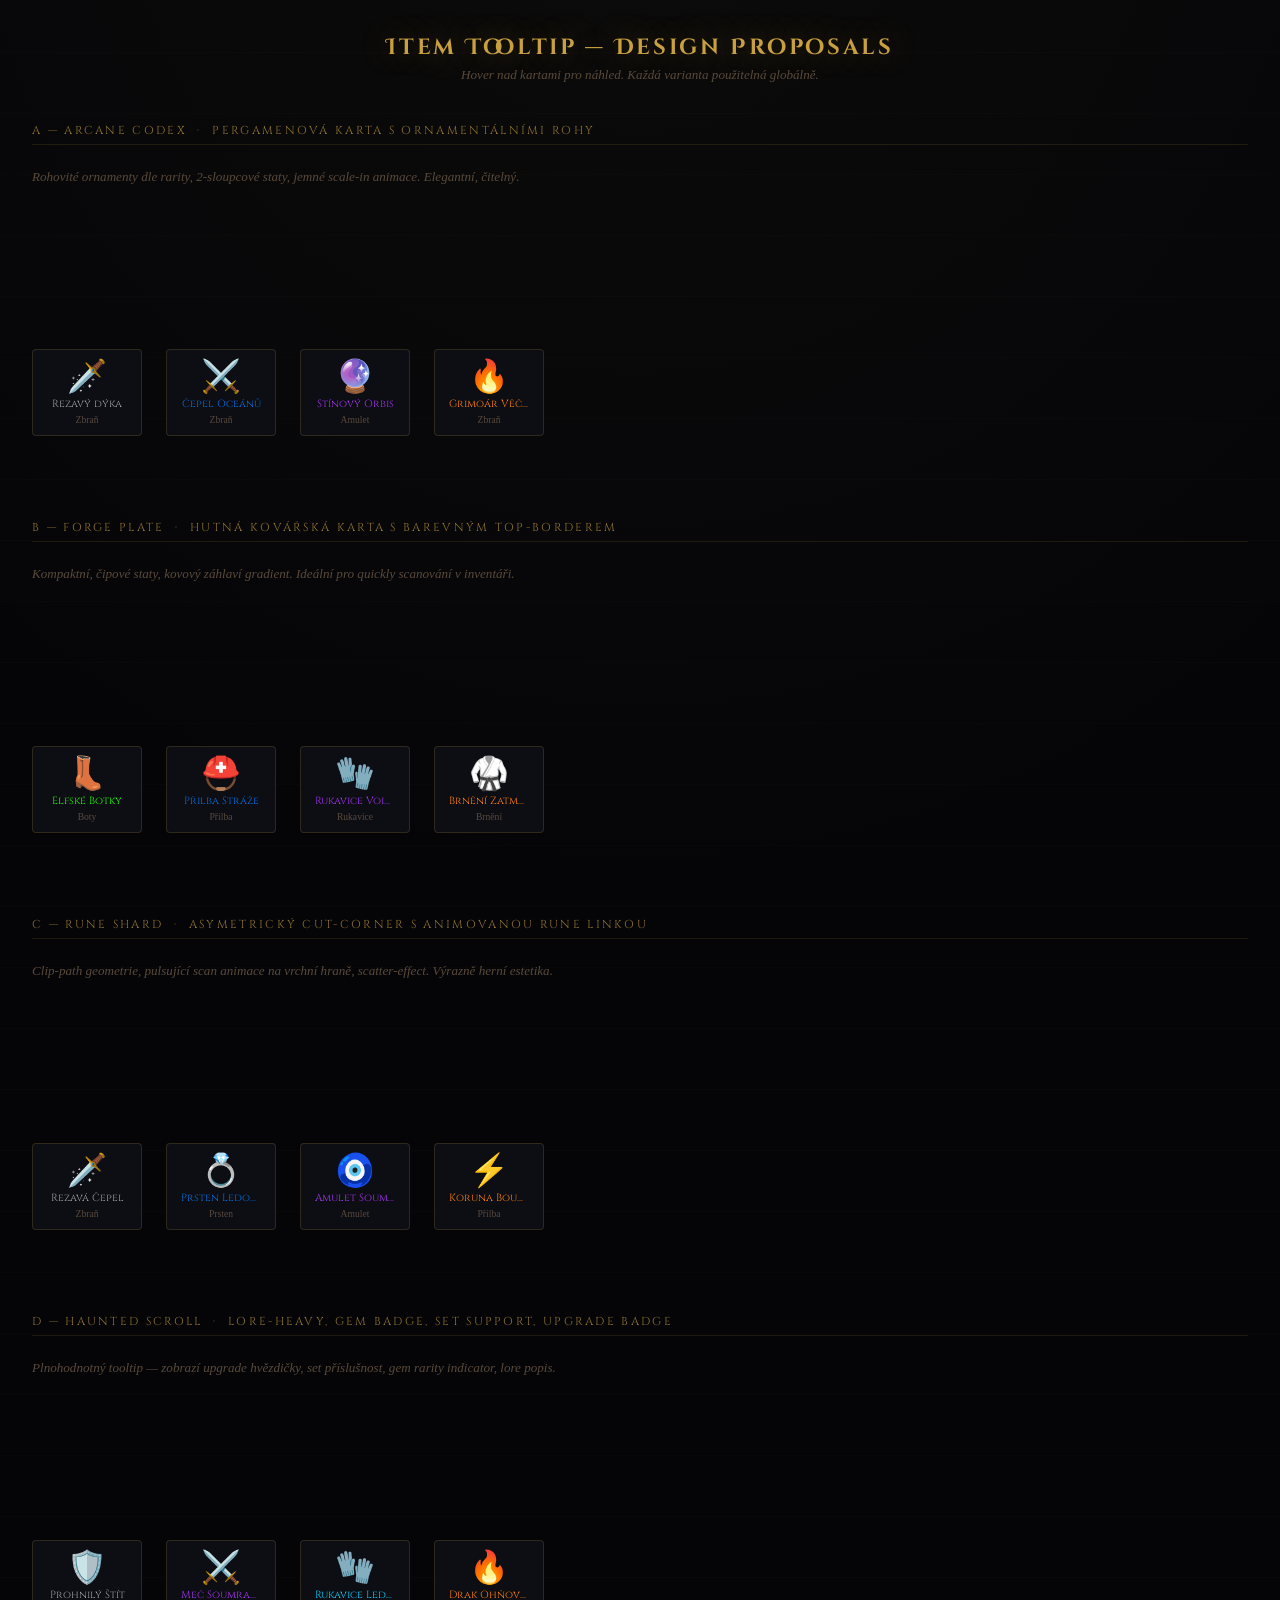
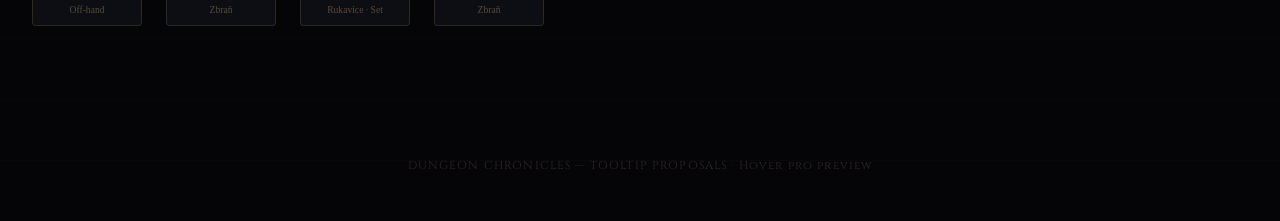
<file: frontend/tooltip-proposals.html>
<!DOCTYPE html>
<html lang="cs">
<head>
<meta charset="UTF-8">
<meta name="viewport" content="width=device-width, initial-scale=1.0">
<title>Item Tooltip Proposals — Dungeon Chronicles</title>
<link rel="preconnect" href="https://fonts.googleapis.com">
<link href="https://fonts.googleapis.com/css2?family=Cinzel:wght@400;600;700&family=IM+Fell+English:ital@0;1&family=Cinzel+Decorative:wght@400;700&display=swap" rel="stylesheet">

<style>
/* ═══════════════════════════════════════════
   DESIGN SYSTEM — Dungeon Chronicles
═══════════════════════════════════════════ */
:root {
  --bg:         #050508;
  --bg2:        #0d0d14;
  --bg3:        #1a1a2e;
  --border:     rgba(201,168,76,0.18);
  --border2:    rgba(201,168,76,0.40);
  --clr-gold:   #c8a040;
  --clr-gold-b: #e8b850;
  --clr-text:   #d8c8b8;
  --clr-muted:  #5a4a3a;

  --common:    #9d9d9d;
  --uncommon:  #1eff00;
  --rare:      #0070dd;
  --epic:      #a335ee;
  --legendary: #ff8000;
  --set:       #00d4ff;

  --hp: #c02828;
  --mp: #2050c8;
}

*, *::before, *::after { box-sizing: border-box; margin: 0; padding: 0; }

body {
  background: var(--bg);
  background-image:
    radial-gradient(ellipse 80% 60% at 50% -10%, rgba(201,168,76,0.04), transparent),
    repeating-linear-gradient(0deg, transparent, transparent 60px, rgba(201,168,76,0.015) 60px, rgba(201,168,76,0.015) 61px);
  color: var(--clr-text);
  font-family: 'IM Fell English', serif;
  min-height: 100vh;
  padding: 2rem;
}

h1 {
  font-family: 'Cinzel Decorative', serif;
  font-size: 1.4rem;
  color: var(--clr-gold);
  text-align: center;
  letter-spacing: 0.12em;
  margin-bottom: 0.3rem;
  text-shadow: 0 0 30px rgba(200,160,64,0.4);
}
.subtitle {
  text-align: center;
  color: var(--clr-muted);
  font-size: 0.82rem;
  font-family: 'IM Fell English', serif;
  font-style: italic;
  margin-bottom: 2.5rem;
}

/* ── variant label ── */
.section {
  margin-bottom: 4rem;
}
.section-label {
  font-family: 'Cinzel', serif;
  font-size: 0.72rem;
  letter-spacing: 0.2em;
  text-transform: uppercase;
  color: var(--clr-gold);
  border-bottom: 1px solid var(--border);
  padding-bottom: 0.4rem;
  margin-bottom: 1.5rem;
  opacity: 0.7;
}
.section-desc {
  font-size: 0.82rem;
  color: var(--clr-muted);
  font-style: italic;
  margin-bottom: 1.5rem;
}

/* ── item trigger cards (generic) ── */
.demo-row {
  display: flex;
  gap: 1.5rem;
  flex-wrap: wrap;
  align-items: flex-start;
}

.trigger-card {
  position: relative;
  background: var(--bg2);
  border: 1px solid var(--border);
  border-radius: 4px;
  padding: 10px 14px;
  cursor: pointer;
  transition: border-color 0.2s;
  user-select: none;
  width: 110px;
  text-align: center;
}
.trigger-card:hover { border-color: var(--border2); }

.tc-icon { font-size: 2rem; line-height: 1; margin-bottom: 6px; }
.tc-name {
  font-family: 'Cinzel', serif;
  font-size: 0.65rem;
  line-height: 1.3;
  overflow: hidden;
  text-overflow: ellipsis;
  white-space: nowrap;
}
.tc-type {
  font-size: 0.6rem;
  color: var(--clr-muted);
  margin-top: 2px;
}

/* ═══════════════════════════════════════════
   VARIANTA A — "ARCANE CODEX"
   Rozevírá se jako magická pergamenová karta
   s ornamentálními rohy; text se "píše"
═══════════════════════════════════════════ */
.tip-a {
  --rc: var(--common);
  position: absolute;
  bottom: calc(100% + 10px);
  left: 50%;
  transform: translateX(-50%) scaleY(0.85);
  transform-origin: bottom center;
  width: 240px;
  pointer-events: none;
  opacity: 0;
  transition: opacity 0.18s, transform 0.22s cubic-bezier(0.34,1.56,0.64,1);
  z-index: 9999;
}
.trigger-card:hover .tip-a {
  opacity: 1;
  transform: translateX(-50%) scaleY(1);
}

.tip-a-inner {
  background:
    linear-gradient(160deg, #0e0e1c 0%, #14112a 50%, #0a0a18 100%);
  border: 1px solid var(--rc);
  border-radius: 2px;
  padding: 14px 14px 12px;
  box-shadow:
    0 0 0 1px rgba(0,0,0,0.8),
    0 0 20px rgba(0,0,0,0.9),
    0 0 40px color-mix(in srgb, var(--rc) 20%, transparent);
  position: relative;
}

/* corner ornaments */
.tip-a-inner::before, .tip-a-inner::after {
  content: '';
  position: absolute;
  width: 12px; height: 12px;
  border-color: var(--rc);
  border-style: solid;
  opacity: 0.7;
}
.tip-a-inner::before { top: 4px; left: 4px; border-width: 2px 0 0 2px; }
.tip-a-inner::after  { bottom: 4px; right: 4px; border-width: 0 2px 2px 0; }

/* extra 2 corners via wrapper */
.tip-a-corners::before, .tip-a-corners::after {
  content: '';
  position: absolute;
  width: 12px; height: 12px;
  border-color: var(--rc);
  border-style: solid;
  opacity: 0.7;
}
.tip-a-corners::before { top: 4px; right: 4px; border-width: 2px 2px 0 0; }
.tip-a-corners::after  { bottom: 4px; left: 4px; border-width: 0 0 2px 2px; }

.tip-a-head {
  display: flex;
  align-items: center;
  gap: 8px;
  margin-bottom: 8px;
  padding-bottom: 8px;
  border-bottom: 1px solid rgba(255,255,255,0.06);
}
.tip-a-ico { font-size: 1.6rem; line-height: 1; }
.tip-a-title-wrap { flex: 1; min-width: 0; }
.tip-a-name {
  font-family: 'Cinzel', serif;
  font-size: 0.82rem;
  font-weight: 600;
  color: var(--rc);
  line-height: 1.2;
  text-shadow: 0 0 12px color-mix(in srgb, var(--rc) 50%, transparent);
}
.tip-a-type {
  font-family: 'IM Fell English', serif;
  font-style: italic;
  font-size: 0.68rem;
  color: rgba(216,200,184,0.5);
  margin-top: 1px;
}
.tip-a-rarity {
  font-family: 'Cinzel', serif;
  font-size: 0.58rem;
  letter-spacing: 0.15em;
  text-transform: uppercase;
  color: var(--rc);
  opacity: 0.85;
  white-space: nowrap;
}

/* stats */
.tip-a-stats {
  display: grid;
  grid-template-columns: 1fr 1fr;
  gap: 3px 8px;
  margin-bottom: 8px;
}
.tip-a-stat {
  display: flex;
  justify-content: space-between;
  font-size: 0.72rem;
  line-height: 1.5;
}
.tip-a-stat-key {
  color: rgba(216,200,184,0.5);
  font-style: italic;
  font-size: 0.68rem;
}
.tip-a-stat-val {
  font-family: 'Cinzel', serif;
  font-size: 0.7rem;
  font-weight: 600;
  color: var(--clr-gold-b);
}
.tip-a-stat-val.neg { color: #e05030; }

/* description */
.tip-a-desc {
  font-size: 0.7rem;
  font-style: italic;
  color: rgba(216,200,184,0.6);
  line-height: 1.45;
  border-top: 1px solid rgba(255,255,255,0.05);
  padding-top: 7px;
  margin-top: 4px;
}

/* footer: level + price */
.tip-a-foot {
  display: flex;
  justify-content: space-between;
  align-items: center;
  margin-top: 8px;
  padding-top: 7px;
  border-top: 1px solid rgba(255,255,255,0.05);
}
.tip-a-lvl {
  font-family: 'Cinzel', serif;
  font-size: 0.6rem;
  letter-spacing: 0.1em;
  color: rgba(216,200,184,0.4);
}
.tip-a-price {
  font-family: 'Cinzel', serif;
  font-size: 0.68rem;
  color: var(--clr-gold);
}

/* arrow */
.tip-a::after {
  content: '';
  position: absolute;
  top: 100%; left: 50%;
  transform: translateX(-50%);
  border: 6px solid transparent;
  border-top-color: var(--rc);
  opacity: 0.6;
}

/* ═══════════════════════════════════════════
   VARIANTA B — "FORGE PLATE"
   Hutný, kovový feel — jako výkovek z kováře
   Kompaktnější, pro menší itemy
═══════════════════════════════════════════ */
.tip-b {
  --rc: var(--common);
  position: absolute;
  bottom: calc(100% + 8px);
  left: 50%;
  transform: translateX(-50%) translateY(4px);
  width: 220px;
  pointer-events: none;
  opacity: 0;
  transition: opacity 0.15s, transform 0.15s ease-out;
  z-index: 9999;
}
.trigger-card:hover .tip-b {
  opacity: 1;
  transform: translateX(-50%) translateY(0);
}

.tip-b-inner {
  background: linear-gradient(180deg, #161620 0%, #0c0c18 100%);
  border-top: 3px solid var(--rc);
  border-left: 1px solid rgba(255,255,255,0.06);
  border-right: 1px solid rgba(255,255,255,0.06);
  border-bottom: 1px solid rgba(255,255,255,0.06);
  box-shadow:
    0 8px 32px rgba(0,0,0,0.9),
    inset 0 1px 0 rgba(255,255,255,0.04),
    0 0 30px color-mix(in srgb, var(--rc) 12%, transparent);
}

.tip-b-header {
  padding: 10px 12px 8px;
  background: linear-gradient(90deg,
    color-mix(in srgb, var(--rc) 12%, transparent) 0%,
    transparent 70%);
  border-bottom: 1px solid rgba(255,255,255,0.05);
}
.tip-b-name {
  font-family: 'Cinzel', serif;
  font-size: 0.84rem;
  font-weight: 700;
  color: var(--rc);
  text-shadow: 0 0 8px color-mix(in srgb, var(--rc) 40%, transparent);
}
.tip-b-meta {
  display: flex;
  gap: 8px;
  margin-top: 3px;
}
.tip-b-tag {
  font-size: 0.6rem;
  font-family: 'Cinzel', serif;
  letter-spacing: 0.1em;
  text-transform: uppercase;
  padding: 1px 6px;
  border-radius: 1px;
  background: rgba(255,255,255,0.04);
  color: rgba(216,200,184,0.5);
  border: 1px solid rgba(255,255,255,0.06);
}
.tip-b-tag.rarity-tag { color: var(--rc); border-color: color-mix(in srgb, var(--rc) 30%, transparent); }

.tip-b-stats {
  padding: 8px 12px;
  display: flex;
  flex-wrap: wrap;
  gap: 4px;
}
.tip-b-chip {
  font-family: 'Cinzel', serif;
  font-size: 0.64rem;
  padding: 2px 8px;
  background: rgba(255,255,255,0.03);
  border: 1px solid rgba(255,255,255,0.07);
  color: var(--clr-gold-b);
  white-space: nowrap;
}

.tip-b-desc {
  padding: 0 12px 8px;
  font-size: 0.68rem;
  font-style: italic;
  color: rgba(216,200,184,0.5);
  line-height: 1.4;
  border-top: 1px solid rgba(255,255,255,0.04);
  padding-top: 7px;
}

.tip-b-foot {
  padding: 6px 12px;
  display: flex;
  justify-content: space-between;
  align-items: center;
  background: rgba(0,0,0,0.3);
  border-top: 1px solid rgba(255,255,255,0.04);
}
.tip-b-lvl-req {
  font-size: 0.62rem;
  font-family: 'Cinzel', serif;
  color: rgba(216,200,184,0.35);
  letter-spacing: 0.06em;
}
.tip-b-sell {
  font-size: 0.62rem;
  font-family: 'Cinzel', serif;
  color: var(--clr-gold);
}

.tip-b::after {
  content: '';
  position: absolute;
  top: 100%; left: 50%;
  transform: translateX(-50%);
  border: 5px solid transparent;
  border-top-color: color-mix(in srgb, var(--rc) 60%, transparent);
}

/* ═══════════════════════════════════════════
   VARIANTA C — "RUNE SHARD"
   Asymetrický cut corner, rune-like čáry,
   živý glow efekt animovaný podle rarity
═══════════════════════════════════════════ */
.tip-c {
  --rc: var(--common);
  position: absolute;
  bottom: calc(100% + 10px);
  left: 50%;
  transform: translateX(-50%) scale(0.95);
  transform-origin: bottom center;
  width: 236px;
  pointer-events: none;
  opacity: 0;
  transition: opacity 0.2s, transform 0.2s cubic-bezier(0.2,0,0,1.5);
  z-index: 9999;
}
.trigger-card:hover .tip-c {
  opacity: 1;
  transform: translateX(-50%) scale(1);
}

.tip-c-inner {
  background: linear-gradient(145deg, #12121f 0%, #0d0d1a 100%);
  /* cut corner top-right */
  clip-path: polygon(0 0, calc(100% - 18px) 0, 100% 18px, 100% 100%, 18px 100%, 0 calc(100% - 0px));
  border: 1px solid color-mix(in srgb, var(--rc) 35%, transparent);
  box-shadow:
    0 12px 40px rgba(0,0,0,0.95),
    inset 0 0 30px rgba(0,0,0,0.5),
    0 0 24px color-mix(in srgb, var(--rc) 15%, transparent);
  padding: 13px 13px 11px;
  position: relative;
  overflow: hidden;
}

/* animated rune lines */
.tip-c-inner::before {
  content: '';
  position: absolute;
  top: 0; left: 0; right: 0;
  height: 2px;
  background: linear-gradient(90deg,
    transparent 0%,
    color-mix(in srgb, var(--rc) 80%, transparent) 40%,
    color-mix(in srgb, var(--rc) 80%, transparent) 60%,
    transparent 100%);
  animation: tip-c-scan 3s ease-in-out infinite;
}
@keyframes tip-c-scan {
  0%, 100% { opacity: 0.4; transform: scaleX(0.3); }
  50% { opacity: 1; transform: scaleX(1); }
}

.tip-c-inner::after {
  content: '';
  position: absolute;
  inset: 0;
  background: radial-gradient(ellipse 60% 40% at 50% 0%,
    color-mix(in srgb, var(--rc) 8%, transparent), transparent 70%);
  pointer-events: none;
}

.tip-c-cut-mark {
  position: absolute;
  top: 0; right: 0;
  width: 18px; height: 18px;
  border-bottom: 1px solid color-mix(in srgb, var(--rc) 40%, transparent);
  border-left: 1px solid color-mix(in srgb, var(--rc) 40%, transparent);
}

.tip-c-icon {
  position: absolute;
  top: 10px; right: 24px;
  font-size: 1.4rem;
  opacity: 0.25;
}

.tip-c-name {
  font-family: 'Cinzel', serif;
  font-size: 0.88rem;
  font-weight: 700;
  color: var(--rc);
  text-shadow: 0 0 16px color-mix(in srgb, var(--rc) 60%, transparent);
  margin-bottom: 2px;
}
.tip-c-sub {
  display: flex;
  gap: 6px;
  align-items: center;
  margin-bottom: 9px;
}
.tip-c-rarity {
  font-family: 'Cinzel', serif;
  font-size: 0.58rem;
  letter-spacing: 0.18em;
  text-transform: uppercase;
  color: color-mix(in srgb, var(--rc) 70%, white 30%);
}
.tip-c-dot {
  width: 3px; height: 3px;
  border-radius: 50%;
  background: var(--rc);
  opacity: 0.4;
}
.tip-c-type {
  font-size: 0.64rem;
  font-style: italic;
  color: rgba(216,200,184,0.4);
}

/* divider line with rune marks */
.tip-c-divider {
  height: 1px;
  background: linear-gradient(90deg,
    transparent,
    color-mix(in srgb, var(--rc) 40%, transparent) 20%,
    color-mix(in srgb, var(--rc) 40%, transparent) 80%,
    transparent);
  margin: 8px 0;
  position: relative;
}
.tip-c-divider::before, .tip-c-divider::after {
  content: '◆';
  position: absolute;
  top: 50%; transform: translateY(-50%);
  font-size: 0.45rem;
  color: var(--rc);
  opacity: 0.5;
}
.tip-c-divider::before { left: 20%; }
.tip-c-divider::after { right: 20%; }

.tip-c-stats {
  display: grid;
  grid-template-columns: 1fr 1fr;
  gap: 2px 10px;
  margin-bottom: 2px;
}
.tip-c-stat {
  display: flex;
  justify-content: space-between;
  align-items: center;
}
.tip-c-sk { font-size: 0.66rem; color: rgba(216,200,184,0.45); font-style: italic; }
.tip-c-sv {
  font-family: 'Cinzel', serif;
  font-size: 0.68rem;
  color: #d4b060;
}

.tip-c-desc {
  font-size: 0.68rem;
  font-style: italic;
  color: rgba(216,200,184,0.5);
  line-height: 1.4;
  margin-top: 4px;
}

.tip-c-foot {
  display: flex;
  justify-content: space-between;
  align-items: center;
  margin-top: 8px;
}
.tip-c-lvl {
  font-family: 'Cinzel', serif;
  font-size: 0.58rem;
  color: rgba(216,200,184,0.3);
  letter-spacing: 0.08em;
}
.tip-c-gold {
  font-family: 'Cinzel', serif;
  font-size: 0.65rem;
  color: var(--clr-gold);
  text-shadow: 0 0 8px rgba(200,160,64,0.4);
}

.tip-c::after {
  content: '';
  position: absolute;
  top: 100%; left: 50%;
  transform: translateX(-50%);
  border: 6px solid transparent;
  border-top-color: color-mix(in srgb, var(--rc) 50%, transparent);
}

/* ═══════════════════════════════════════════
   VARIANTA D — "HAUNTED SCROLL"
   Pergamen s rozmazaným okrajem, vybledlý text,
   horní část se temně glowuje dle rarity;
   Lore-heavy design
═══════════════════════════════════════════ */
.tip-d {
  --rc: var(--common);
  position: absolute;
  bottom: calc(100% + 10px);
  left: 50%;
  transform: translateX(-50%) translateY(6px);
  width: 250px;
  pointer-events: none;
  opacity: 0;
  transition: opacity 0.22s, transform 0.22s ease-out;
  z-index: 9999;
}
.trigger-card:hover .tip-d {
  opacity: 1;
  transform: translateX(-50%) translateY(0);
}

.tip-d-inner {
  background:
    radial-gradient(ellipse 100% 50% at 50% 0%,
      color-mix(in srgb, var(--rc) 10%, transparent), transparent 60%),
    linear-gradient(180deg,
      #141218 0%,
      #0f0d16 40%,
      #0b0a12 100%);
  border: 1px solid color-mix(in srgb, var(--rc) 25%, rgba(201,168,76,0.15));
  box-shadow:
    0 0 0 1px rgba(0,0,0,0.7),
    0 16px 48px rgba(0,0,0,0.95),
    0 0 50px color-mix(in srgb, var(--rc) 10%, transparent);
  padding: 0;
  overflow: hidden;
}

/* top glow band */
.tip-d-glow-band {
  height: 3px;
  background: linear-gradient(90deg,
    transparent 0%, var(--rc) 30%, var(--rc) 70%, transparent 100%);
  opacity: 0.7;
}

.tip-d-body { padding: 12px 14px 10px; }

.tip-d-head {
  display: flex;
  align-items: flex-start;
  gap: 10px;
  margin-bottom: 9px;
}
.tip-d-ico {
  font-size: 2rem;
  line-height: 1;
  filter: drop-shadow(0 0 8px color-mix(in srgb, var(--rc) 50%, transparent));
  flex-shrink: 0;
  margin-top: 2px;
}
.tip-d-info { flex: 1; min-width: 0; }
.tip-d-name {
  font-family: 'Cinzel', serif;
  font-size: 0.86rem;
  font-weight: 700;
  color: var(--rc);
  text-shadow: 0 0 12px color-mix(in srgb, var(--rc) 50%, transparent);
  line-height: 1.15;
}
.tip-d-rarity-row {
  display: flex;
  align-items: center;
  gap: 6px;
  margin-top: 3px;
}
.tip-d-rarity-gem {
  width: 6px; height: 6px;
  border-radius: 50%;
  background: var(--rc);
  box-shadow: 0 0 6px var(--rc);
}
.tip-d-rarity-label {
  font-family: 'Cinzel', serif;
  font-size: 0.58rem;
  letter-spacing: 0.14em;
  text-transform: uppercase;
  color: color-mix(in srgb, var(--rc) 80%, white 20%);
}
.tip-d-slot-label {
  font-size: 0.65rem;
  font-style: italic;
  color: rgba(216,200,184,0.4);
  margin-top: 2px;
}

/* upgrade badge */
.tip-d-upgrade {
  font-family: 'Cinzel', serif;
  font-size: 0.7rem;
  color: var(--clr-gold);
  text-shadow: 0 0 8px rgba(200,160,64,0.5);
  align-self: flex-start;
  flex-shrink: 0;
  margin-top: 1px;
}

/* horizontal rule with ornament */
.tip-d-hr {
  display: flex;
  align-items: center;
  gap: 6px;
  margin-bottom: 9px;
}
.tip-d-hr-line {
  flex: 1;
  height: 1px;
  background: linear-gradient(90deg,
    transparent, rgba(255,255,255,0.07) 50%, transparent);
}
.tip-d-hr-gem {
  width: 4px; height: 4px;
  border-radius: 50%;
  background: color-mix(in srgb, var(--rc) 50%, transparent);
}

/* stats in 2-column pairs */
.tip-d-stats {
  display: grid;
  grid-template-columns: 1fr 1fr;
  gap: 4px 12px;
  margin-bottom: 9px;
}
.tip-d-stat {
  display: flex;
  justify-content: space-between;
  align-items: baseline;
  gap: 4px;
}
.tip-d-sk {
  font-size: 0.64rem;
  font-style: italic;
  color: rgba(216,200,184,0.42);
}
.tip-d-sv {
  font-family: 'Cinzel', serif;
  font-size: 0.7rem;
  font-weight: 600;
  color: #d4b868;
  text-align: right;
}
.tip-d-sv.big { color: #e8c87a; font-size: 0.76rem; }

/* set info */
.tip-d-set {
  display: flex;
  align-items: center;
  gap: 6px;
  padding: 5px 8px;
  background: rgba(0,212,255,0.05);
  border: 1px solid rgba(0,212,255,0.15);
  border-radius: 2px;
  margin-bottom: 9px;
}
.tip-d-set-gem {
  width: 5px; height: 5px; border-radius: 50%;
  background: #00d4ff;
  box-shadow: 0 0 5px #00d4ff;
  flex-shrink: 0;
}
.tip-d-set-name {
  font-family: 'Cinzel', serif;
  font-size: 0.62rem;
  color: #00d4ff;
  letter-spacing: 0.08em;
}

.tip-d-desc {
  font-size: 0.7rem;
  font-style: italic;
  color: rgba(216,200,184,0.48);
  line-height: 1.45;
}

.tip-d-foot {
  display: flex;
  justify-content: space-between;
  align-items: center;
  padding: 7px 14px 8px;
  border-top: 1px solid rgba(255,255,255,0.04);
  background: rgba(0,0,0,0.2);
}
.tip-d-lvl {
  font-family: 'Cinzel', serif;
  font-size: 0.6rem;
  color: rgba(216,200,184,0.3);
  letter-spacing: 0.07em;
}
.tip-d-price {
  font-family: 'Cinzel', serif;
  font-size: 0.64rem;
  color: var(--clr-gold);
  opacity: 0.8;
}

.tip-d::after {
  content: '';
  position: absolute;
  top: 100%; left: 50%;
  transform: translateX(-50%);
  border: 6px solid transparent;
  border-top-color: color-mix(in srgb, var(--rc) 55%, rgba(201,168,76,0.3));
}

/* ═══════════════════════════════════════════
   RARITY overflow fix + placement
═══════════════════════════════════════════ */

/* když je karta blízko levého/pravého okraje */
.demo-row { padding: 140px 0 20px; }

/* rarity color overrides */
.r-common { --rc: #9d9d9d !important; }
.r-uncommon { --rc: #1eff00 !important; }
.r-rare { --rc: #0070dd !important; }
.r-epic { --rc: #a335ee !important; }
.r-legendary { --rc: #ff8000 !important; }
.r-set { --rc: #00d4ff !important; }

</style>
</head>
<body>

<h1>Item Tooltip — Design Proposals</h1>
<p class="subtitle">Hover nad kartami pro náhled. Každá varianta použitelná globálně.</p>

<!-- ─────────────────────────────────
     VARIANTA A — ARCANE CODEX
───────────────────────────────── -->
<div class="section">
  <div class="section-label">A — Arcane Codex &nbsp;·&nbsp; Pergamenová karta s ornamentálními rohy</div>
  <div class="section-desc">Rohovité ornamenty dle rarity, 2-sloupcové staty, jemné scale-in animace. Elegantní, čitelný.</div>

  <div class="demo-row">

    <!-- Common -->
    <div class="trigger-card">
      <div class="tip-a r-common">
        <div class="tip-a-inner tip-a-corners">
          <div class="tip-a-head">
            <div class="tip-a-ico">🗡️</div>
            <div class="tip-a-title-wrap">
              <div class="tip-a-name">Rezavý dýka</div>
              <div class="tip-a-type">Zbraň — jednoruční</div>
            </div>
            <div class="tip-a-rarity">Běžný</div>
          </div>
          <div class="tip-a-stats">
            <div class="tip-a-stat"><span class="tip-a-stat-key">Útok</span><span class="tip-a-stat-val">+8</span></div>
            <div class="tip-a-stat"><span class="tip-a-stat-key">Rychlost</span><span class="tip-a-stat-val">+2</span></div>
          </div>
          <div class="tip-a-desc">"Stará čepel, ale stále drží hranu."</div>
          <div class="tip-a-foot">
            <div class="tip-a-lvl">Lv. 1+</div>
            <div class="tip-a-price">12 G</div>
          </div>
        </div>
      </div>
      <div class="tc-icon">🗡️</div>
      <div class="tc-name" style="color:#9d9d9d">Rezavý dýka</div>
      <div class="tc-type">Zbraň</div>
    </div>

    <!-- Rare -->
    <div class="trigger-card">
      <div class="tip-a r-rare">
        <div class="tip-a-inner tip-a-corners">
          <div class="tip-a-head">
            <div class="tip-a-ico">⚔️</div>
            <div class="tip-a-title-wrap">
              <div class="tip-a-name">Čepel Oceánských Hlubin</div>
              <div class="tip-a-type">Zbraň — dlouhý meč</div>
            </div>
            <div class="tip-a-rarity">Vzácný</div>
          </div>
          <div class="tip-a-stats">
            <div class="tip-a-stat"><span class="tip-a-stat-key">Útok</span><span class="tip-a-stat-val">+42</span></div>
            <div class="tip-a-stat"><span class="tip-a-stat-key">Síla</span><span class="tip-a-stat-val">+14</span></div>
            <div class="tip-a-stat"><span class="tip-a-stat-key">Obrana</span><span class="tip-a-stat-val">+5</span></div>
            <div class="tip-a-stat"><span class="tip-a-stat-key">Rychlost</span><span class="tip-a-stat-val">+8</span></div>
          </div>
          <div class="tip-a-desc">"Vykovana z kovu potopeného korábu, cítí puls vody."</div>
          <div class="tip-a-foot">
            <div class="tip-a-lvl">Lv. 15+</div>
            <div class="tip-a-price">380 G</div>
          </div>
        </div>
      </div>
      <div class="tc-icon">⚔️</div>
      <div class="tc-name" style="color:#0070dd">Čepel Oceánů</div>
      <div class="tc-type">Zbraň</div>
    </div>

    <!-- Epic -->
    <div class="trigger-card">
      <div class="tip-a r-epic">
        <div class="tip-a-inner tip-a-corners">
          <div class="tip-a-head">
            <div class="tip-a-ico">🔮</div>
            <div class="tip-a-title-wrap">
              <div class="tip-a-name">Stínový Orbis</div>
              <div class="tip-a-type">Amulet — magický</div>
            </div>
            <div class="tip-a-rarity">Epický</div>
          </div>
          <div class="tip-a-stats">
            <div class="tip-a-stat"><span class="tip-a-stat-key">Int</span><span class="tip-a-stat-val">+25</span></div>
            <div class="tip-a-stat"><span class="tip-a-stat-key">MP</span><span class="tip-a-stat-val">+120</span></div>
            <div class="tip-a-stat"><span class="tip-a-stat-key">Útok</span><span class="tip-a-stat-val">+18</span></div>
            <div class="tip-a-stat"><span class="tip-a-stat-key">Štěstí</span><span class="tip-a-stat-val">+5</span></div>
          </div>
          <div class="tip-a-desc">"Uvězněná duše mága šeptá rady svému nositeli."</div>
          <div class="tip-a-foot">
            <div class="tip-a-lvl">Lv. 30+</div>
            <div class="tip-a-price">1 200 G</div>
          </div>
        </div>
      </div>
      <div class="tc-icon">🔮</div>
      <div class="tc-name" style="color:#a335ee">Stínový Orbis</div>
      <div class="tc-type">Amulet</div>
    </div>

    <!-- Legendary -->
    <div class="trigger-card">
      <div class="tip-a r-legendary">
        <div class="tip-a-inner tip-a-corners">
          <div class="tip-a-head">
            <div class="tip-a-ico">🔥</div>
            <div class="tip-a-title-wrap">
              <div class="tip-a-name">Grimoár Věčného Ohně</div>
              <div class="tip-a-type">Zbraň — kouzelnická hůl</div>
            </div>
            <div class="tip-a-rarity">Legendární</div>
          </div>
          <div class="tip-a-stats">
            <div class="tip-a-stat"><span class="tip-a-stat-key">Útok</span><span class="tip-a-stat-val">+95</span></div>
            <div class="tip-a-stat"><span class="tip-a-stat-key">Int</span><span class="tip-a-stat-val">+40</span></div>
            <div class="tip-a-stat"><span class="tip-a-stat-key">MP</span><span class="tip-a-stat-val">+200</span></div>
            <div class="tip-a-stat"><span class="tip-a-stat-key">Štěstí</span><span class="tip-a-stat-val">+12</span></div>
          </div>
          <div class="tip-a-desc">"Zapálena v prvním plameni stvoření. Nikdy nevychladla."</div>
          <div class="tip-a-foot">
            <div class="tip-a-lvl">Lv. 50+</div>
            <div class="tip-a-price">8 500 G</div>
          </div>
        </div>
      </div>
      <div class="tc-icon">🔥</div>
      <div class="tc-name" style="color:#ff8000">Grimoár Věčného Ohně</div>
      <div class="tc-type">Zbraň</div>
    </div>

  </div>
</div>

<!-- ─────────────────────────────────
     VARIANTA B — FORGE PLATE
───────────────────────────────── -->
<div class="section">
  <div class="section-label">B — Forge Plate &nbsp;·&nbsp; Hutná kovářská karta s barevným top-borderem</div>
  <div class="section-desc">Kompaktní, čipové staty, kovový záhlaví gradient. Ideální pro quickly scanování v inventáři.</div>

  <div class="demo-row">

    <div class="trigger-card">
      <div class="tip-b r-uncommon">
        <div class="tip-b-inner">
          <div class="tip-b-header">
            <div class="tip-b-name">Ellfské Botky</div>
            <div class="tip-b-meta">
              <span class="tip-b-tag rarity-tag">Neobvyklý</span>
              <span class="tip-b-tag">Boty</span>
              <span class="tip-b-tag">Lv.8+</span>
            </div>
          </div>
          <div class="tip-b-stats">
            <span class="tip-b-chip">+18 OBR</span>
            <span class="tip-b-chip">+12 RYC</span>
            <span class="tip-b-chip">+5 DEF</span>
          </div>
          <div class="tip-b-desc">"Měkce zpracovaná kůže lesního jelena."</div>
          <div class="tip-b-foot">
            <span class="tip-b-lvl-req">Požadovaný level: 8</span>
            <span class="tip-b-sell">45 G</span>
          </div>
        </div>
      </div>
      <div class="tc-icon">👢</div>
      <div class="tc-name" style="color:#1eff00">Elfské Botky</div>
      <div class="tc-type">Boty</div>
    </div>

    <div class="trigger-card">
      <div class="tip-b r-rare">
        <div class="tip-b-inner">
          <div class="tip-b-header">
            <div class="tip-b-name">Přilba Železné Stráže</div>
            <div class="tip-b-meta">
              <span class="tip-b-tag rarity-tag">Vzácný</span>
              <span class="tip-b-tag">Přilba</span>
              <span class="tip-b-tag">Lv.20+</span>
            </div>
          </div>
          <div class="tip-b-stats">
            <span class="tip-b-chip">+55 DEF</span>
            <span class="tip-b-chip">+30 HP</span>
            <span class="tip-b-chip">+10 VÝD</span>
            <span class="tip-b-chip">+4 SÍL</span>
          </div>
          <div class="tip-b-desc">"Nosilo ji sto strážců. Každý přežil."</div>
          <div class="tip-b-foot">
            <span class="tip-b-lvl-req">Požadovaný level: 20</span>
            <span class="tip-b-sell">220 G</span>
          </div>
        </div>
      </div>
      <div class="tc-icon">⛑️</div>
      <div class="tc-name" style="color:#0070dd">Přilba Stráže</div>
      <div class="tc-type">Přilba</div>
    </div>

    <div class="trigger-card">
      <div class="tip-b r-epic">
        <div class="tip-b-inner">
          <div class="tip-b-header">
            <div class="tip-b-name">Rukavice Void Drakona</div>
            <div class="tip-b-meta">
              <span class="tip-b-tag rarity-tag">Epický</span>
              <span class="tip-b-tag">Rukavice</span>
              <span class="tip-b-tag">Lv.35+</span>
            </div>
          </div>
          <div class="tip-b-stats">
            <span class="tip-b-chip">+70 ÚTK</span>
            <span class="tip-b-chip">+35 SÍL</span>
            <span class="tip-b-chip">+20 DEF</span>
            <span class="tip-b-chip">+8 ŠTS</span>
          </div>
          <div class="tip-b-desc">"Pokrytá šupinami z dimenze prázdnoty."</div>
          <div class="tip-b-foot">
            <span class="tip-b-lvl-req">Požadovaný level: 35</span>
            <span class="tip-b-sell">1 800 G</span>
          </div>
        </div>
      </div>
      <div class="tc-icon">🧤</div>
      <div class="tc-name" style="color:#a335ee">Rukavice Void Drakona</div>
      <div class="tc-type">Rukavice</div>
    </div>

    <div class="trigger-card">
      <div class="tip-b r-legendary">
        <div class="tip-b-inner">
          <div class="tip-b-header">
            <div class="tip-b-name">Brnění Zatmělého Slunce</div>
            <div class="tip-b-meta">
              <span class="tip-b-tag rarity-tag">Legendární</span>
              <span class="tip-b-tag">Brnění</span>
              <span class="tip-b-tag">Lv.50+</span>
            </div>
          </div>
          <div class="tip-b-stats">
            <span class="tip-b-chip">+120 DEF</span>
            <span class="tip-b-chip">+300 HP</span>
            <span class="tip-b-chip">+50 VÝD</span>
            <span class="tip-b-chip">+25 SÍL</span>
          </div>
          <div class="tip-b-desc">"Kované při zatmění, nesmrtelné jako noc."</div>
          <div class="tip-b-foot">
            <span class="tip-b-lvl-req">Požadovaný level: 50</span>
            <span class="tip-b-sell">12 000 G</span>
          </div>
        </div>
      </div>
      <div class="tc-icon">🥋</div>
      <div class="tc-name" style="color:#ff8000">Brnění Zatmělého Slunce</div>
      <div class="tc-type">Brnění</div>
    </div>

  </div>
</div>

<!-- ─────────────────────────────────
     VARIANTA C — RUNE SHARD
───────────────────────────────── -->
<div class="section">
  <div class="section-label">C — Rune Shard &nbsp;·&nbsp; Asymetrický cut-corner s animovanou rune linkou</div>
  <div class="section-desc">Clip-path geometrie, pulsující scan animace na vrchní hraně, scatter-effect. Výrazně herní estetika.</div>

  <div class="demo-row">

    <div class="trigger-card">
      <div class="tip-c r-common">
        <div class="tip-c-inner">
          <div class="tip-c-cut-mark"></div>
          <div class="tip-c-icon">🗡️</div>
          <div class="tip-c-name">Rezavá Čepel</div>
          <div class="tip-c-sub">
            <span class="tip-c-rarity">Běžný</span>
            <span class="tip-c-dot"></span>
            <span class="tip-c-type">Zbraň</span>
          </div>
          <div class="tip-c-divider"></div>
          <div class="tip-c-stats">
            <div class="tip-c-stat"><span class="tip-c-sk">Útok</span><span class="tip-c-sv">+8</span></div>
            <div class="tip-c-stat"><span class="tip-c-sk">Rychlost</span><span class="tip-c-sv">+2</span></div>
          </div>
          <div class="tip-c-foot">
            <span class="tip-c-lvl">Lv. 1+</span>
            <span class="tip-c-gold">12 G</span>
          </div>
        </div>
      </div>
      <div class="tc-icon">🗡️</div>
      <div class="tc-name" style="color:#9d9d9d">Rezavá Čepel</div>
      <div class="tc-type">Zbraň</div>
    </div>

    <div class="trigger-card">
      <div class="tip-c r-rare">
        <div class="tip-c-inner">
          <div class="tip-c-cut-mark"></div>
          <div class="tip-c-icon">💍</div>
          <div class="tip-c-name">Prsten Ledových Ostrých</div>
          <div class="tip-c-sub">
            <span class="tip-c-rarity">Vzácný</span>
            <span class="tip-c-dot"></span>
            <span class="tip-c-type">Prsten</span>
          </div>
          <div class="tip-c-divider"></div>
          <div class="tip-c-stats">
            <div class="tip-c-stat"><span class="tip-c-sk">Útok</span><span class="tip-c-sv">+22</span></div>
            <div class="tip-c-stat"><span class="tip-c-sk">Int</span><span class="tip-c-sv">+18</span></div>
            <div class="tip-c-stat"><span class="tip-c-sk">Štěstí</span><span class="tip-c-sv">+6</span></div>
            <div class="tip-c-stat"><span class="tip-c-sk">MP</span><span class="tip-c-sv">+60</span></div>
          </div>
          <div class="tip-c-desc">"Diamant, věčně mrazivý na dotek."</div>
          <div class="tip-c-foot">
            <span class="tip-c-lvl">Lv. 18+</span>
            <span class="tip-c-gold">450 G</span>
          </div>
        </div>
      </div>
      <div class="tc-icon">💍</div>
      <div class="tc-name" style="color:#0070dd">Prsten Ledových Ostrých</div>
      <div class="tc-type">Prsten</div>
    </div>

    <div class="trigger-card">
      <div class="tip-c r-epic">
        <div class="tip-c-inner">
          <div class="tip-c-cut-mark"></div>
          <div class="tip-c-icon">🧿</div>
          <div class="tip-c-name">Amulet Soumraku</div>
          <div class="tip-c-sub">
            <span class="tip-c-rarity">Epický</span>
            <span class="tip-c-dot"></span>
            <span class="tip-c-type">Amulet</span>
          </div>
          <div class="tip-c-divider"></div>
          <div class="tip-c-stats">
            <div class="tip-c-stat"><span class="tip-c-sk">Útok</span><span class="tip-c-sv">+35</span></div>
            <div class="tip-c-stat"><span class="tip-c-sk">Obrana</span><span class="tip-c-sv">+20</span></div>
            <div class="tip-c-stat"><span class="tip-c-sk">HP</span><span class="tip-c-sv">+150</span></div>
            <div class="tip-c-stat"><span class="tip-c-sk">Štěstí</span><span class="tip-c-sv">+10</span></div>
          </div>
          <div class="tip-c-desc">"Vytesan z kamene s věčnou tmou uvnitř."</div>
          <div class="tip-c-foot">
            <span class="tip-c-lvl">Lv. 28+</span>
            <span class="tip-c-gold">2 200 G</span>
          </div>
        </div>
      </div>
      <div class="tc-icon">🧿</div>
      <div class="tc-name" style="color:#a335ee">Amulet Soumraku</div>
      <div class="tc-type">Amulet</div>
    </div>

    <div class="trigger-card">
      <div class="tip-c r-legendary">
        <div class="tip-c-inner">
          <div class="tip-c-cut-mark"></div>
          <div class="tip-c-icon">⚡</div>
          <div class="tip-c-name">Koruna Bouřlivého Krále</div>
          <div class="tip-c-sub">
            <span class="tip-c-rarity">Legendární</span>
            <span class="tip-c-dot"></span>
            <span class="tip-c-type">Přilba</span>
          </div>
          <div class="tip-c-divider"></div>
          <div class="tip-c-stats">
            <div class="tip-c-stat"><span class="tip-c-sk">Obrana</span><span class="tip-c-sv">+90</span></div>
            <div class="tip-c-stat"><span class="tip-c-sk">HP</span><span class="tip-c-sv">+250</span></div>
            <div class="tip-c-stat"><span class="tip-c-sk">Int</span><span class="tip-c-sv">+30</span></div>
            <div class="tip-c-stat"><span class="tip-c-sk">Štěstí</span><span class="tip-c-sv">+15</span></div>
          </div>
          <div class="tip-c-desc">"Kdo nosí korunu, nese bouři."</div>
          <div class="tip-c-foot">
            <span class="tip-c-lvl">Lv. 48+</span>
            <span class="tip-c-gold">9 800 G</span>
          </div>
        </div>
      </div>
      <div class="tc-icon">⚡</div>
      <div class="tc-name" style="color:#ff8000">Koruna Bouřlivého Krále</div>
      <div class="tc-type">Přilba</div>
    </div>

  </div>
</div>

<!-- ─────────────────────────────────
     VARIANTA D — HAUNTED SCROLL
───────────────────────────────── -->
<div class="section">
  <div class="section-label">D — Haunted Scroll &nbsp;·&nbsp; Lore-heavy, gem badge, set support, upgrade badge</div>
  <div class="section-desc">Plnohodnotný tooltip — zobrazí upgrade hvězdičky, set příslušnost, gem rarity indicator, lore popis.</div>

  <div class="demo-row">

    <div class="trigger-card">
      <div class="tip-d r-common">
        <div class="tip-d-inner">
          <div class="tip-d-glow-band"></div>
          <div class="tip-d-body">
            <div class="tip-d-head">
              <div class="tip-d-ico">🛡️</div>
              <div class="tip-d-info">
                <div class="tip-d-name">Prohnilý Štít</div>
                <div class="tip-d-rarity-row">
                  <div class="tip-d-rarity-gem"></div>
                  <span class="tip-d-rarity-label">Běžný</span>
                </div>
                <div class="tip-d-slot-label">Zbraň (offhand)</div>
              </div>
            </div>
            <div class="tip-d-hr"><div class="tip-d-hr-line"></div><div class="tip-d-hr-gem"></div><div class="tip-d-hr-line"></div></div>
            <div class="tip-d-stats">
              <div class="tip-d-stat"><span class="tip-d-sk">Obrana</span><span class="tip-d-sv">+12</span></div>
            </div>
            <div class="tip-d-desc">"Drží pohromadě jen rezavými hřebíky a nadějí."</div>
          </div>
          <div class="tip-d-foot">
            <span class="tip-d-lvl">Lv. 1+</span>
            <span class="tip-d-price">8 G</span>
          </div>
        </div>
      </div>
      <div class="tc-icon">🛡️</div>
      <div class="tc-name" style="color:#9d9d9d">Prohnilý Štít</div>
      <div class="tc-type">Off-hand</div>
    </div>

    <div class="trigger-card">
      <div class="tip-d r-epic">
        <div class="tip-d-inner">
          <div class="tip-d-glow-band"></div>
          <div class="tip-d-body">
            <div class="tip-d-head">
              <div class="tip-d-ico">⚔️</div>
              <div class="tip-d-info">
                <div class="tip-d-name">Meč Soumračné Legiony</div>
                <div class="tip-d-rarity-row">
                  <div class="tip-d-rarity-gem"></div>
                  <span class="tip-d-rarity-label">Epický</span>
                </div>
                <div class="tip-d-slot-label">Zbraň — obouruční</div>
              </div>
              <div class="tip-d-upgrade">★★★</div>
            </div>
            <div class="tip-d-hr"><div class="tip-d-hr-line"></div><div class="tip-d-hr-gem"></div><div class="tip-d-hr-line"></div></div>
            <div class="tip-d-stats">
              <div class="tip-d-stat"><span class="tip-d-sk">Útok</span><span class="tip-d-sv big">+88</span></div>
              <div class="tip-d-stat"><span class="tip-d-sk">Síla</span><span class="tip-d-sv">+30</span></div>
              <div class="tip-d-stat"><span class="tip-d-sk">Obratnost</span><span class="tip-d-sv">+15</span></div>
              <div class="tip-d-stat"><span class="tip-d-sk">Štěstí</span><span class="tip-d-sv">+8</span></div>
            </div>
            <div class="tip-d-desc">"Zkován z kovu padlých válečníků. Přenáší jejich hněv."</div>
          </div>
          <div class="tip-d-foot">
            <span class="tip-d-lvl">Lv. 32+</span>
            <span class="tip-d-price">2 400 G</span>
          </div>
        </div>
      </div>
      <div class="tc-icon">⚔️</div>
      <div class="tc-name" style="color:#a335ee">Meč Soumračné Legiony</div>
      <div class="tc-type">Zbraň</div>
    </div>

    <!-- Set item -->
    <div class="trigger-card">
      <div class="tip-d r-set">
        <div class="tip-d-inner">
          <div class="tip-d-glow-band"></div>
          <div class="tip-d-body">
            <div class="tip-d-head">
              <div class="tip-d-ico">🧤</div>
              <div class="tip-d-info">
                <div class="tip-d-name">Rukavice Ledové Pustiny</div>
                <div class="tip-d-rarity-row">
                  <div class="tip-d-rarity-gem" style="background:#00d4ff;box-shadow:0 0 6px #00d4ff"></div>
                  <span class="tip-d-rarity-label" style="color:#00d4ff">Setový</span>
                </div>
                <div class="tip-d-slot-label">Rukavice</div>
              </div>
              <div class="tip-d-upgrade">★★</div>
            </div>
            <div class="tip-d-hr"><div class="tip-d-hr-line"></div><div class="tip-d-hr-gem"></div><div class="tip-d-hr-line"></div></div>
            <div class="tip-d-stats">
              <div class="tip-d-stat"><span class="tip-d-sk">Útok</span><span class="tip-d-sv">+45</span></div>
              <div class="tip-d-stat"><span class="tip-d-sk">Obratnost</span><span class="tip-d-sv">+22</span></div>
              <div class="tip-d-stat"><span class="tip-d-sk">HP</span><span class="tip-d-sv">+80</span></div>
              <div class="tip-d-stat"><span class="tip-d-sk">Rychlost</span><span class="tip-d-sv">+12</span></div>
            </div>
            <div class="tip-d-set">
              <div class="tip-d-set-gem"></div>
              <span class="tip-d-set-name">Ledová Pustina (2/4 kusů)</span>
            </div>
            <div class="tip-d-desc">"Sama příroda se stala zbrojí."</div>
          </div>
          <div class="tip-d-foot">
            <span class="tip-d-lvl">Lv. 25+</span>
            <span class="tip-d-price">1 100 G</span>
          </div>
        </div>
      </div>
      <div class="tc-icon">🧤</div>
      <div class="tc-name" style="color:#00d4ff">Rukavice Ledové Pustiny</div>
      <div class="tc-type">Rukavice · Set</div>
    </div>

    <!-- Legendary with all features -->
    <div class="trigger-card">
      <div class="tip-d r-legendary">
        <div class="tip-d-inner">
          <div class="tip-d-glow-band"></div>
          <div class="tip-d-body">
            <div class="tip-d-head">
              <div class="tip-d-ico">🔥</div>
              <div class="tip-d-info">
                <div class="tip-d-name">Drak Ohňových Vod</div>
                <div class="tip-d-rarity-row">
                  <div class="tip-d-rarity-gem"></div>
                  <span class="tip-d-rarity-label">Legendární</span>
                </div>
                <div class="tip-d-slot-label">Zbraň — hůl</div>
              </div>
              <div class="tip-d-upgrade" style="color:#ff8000">★★★</div>
            </div>
            <div class="tip-d-hr"><div class="tip-d-hr-line"></div><div class="tip-d-hr-gem"></div><div class="tip-d-hr-line"></div></div>
            <div class="tip-d-stats">
              <div class="tip-d-stat"><span class="tip-d-sk">Útok</span><span class="tip-d-sv big">+110</span></div>
              <div class="tip-d-stat"><span class="tip-d-sk">Int</span><span class="tip-d-sv">+55</span></div>
              <div class="tip-d-stat"><span class="tip-d-sk">MP</span><span class="tip-d-sv">+250</span></div>
              <div class="tip-d-stat"><span class="tip-d-sk">Štěstí</span><span class="tip-d-sv">+18</span></div>
            </div>
            <div class="tip-d-desc">"Hůl uříznutá z hřbetu živého draka — v ní stále dýchá."</div>
          </div>
          <div class="tip-d-foot">
            <span class="tip-d-lvl">Lv. 50+</span>
            <span class="tip-d-price">15 000 G</span>
          </div>
        </div>
      </div>
      <div class="tc-icon">🔥</div>
      <div class="tc-name" style="color:#ff8000">Drak Ohňových Vod</div>
      <div class="tc-type">Zbraň</div>
    </div>

  </div>
</div>

<div style="text-align:center;padding:3rem 0 1rem;font-size:0.72rem;color:rgba(90,74,58,0.5);font-family:'Cinzel',serif;letter-spacing:0.1em">
  DUNGEON CHRONICLES — TOOLTIP PROPOSALS · Hover pro preview
</div>

</body>
</html>
</file>
